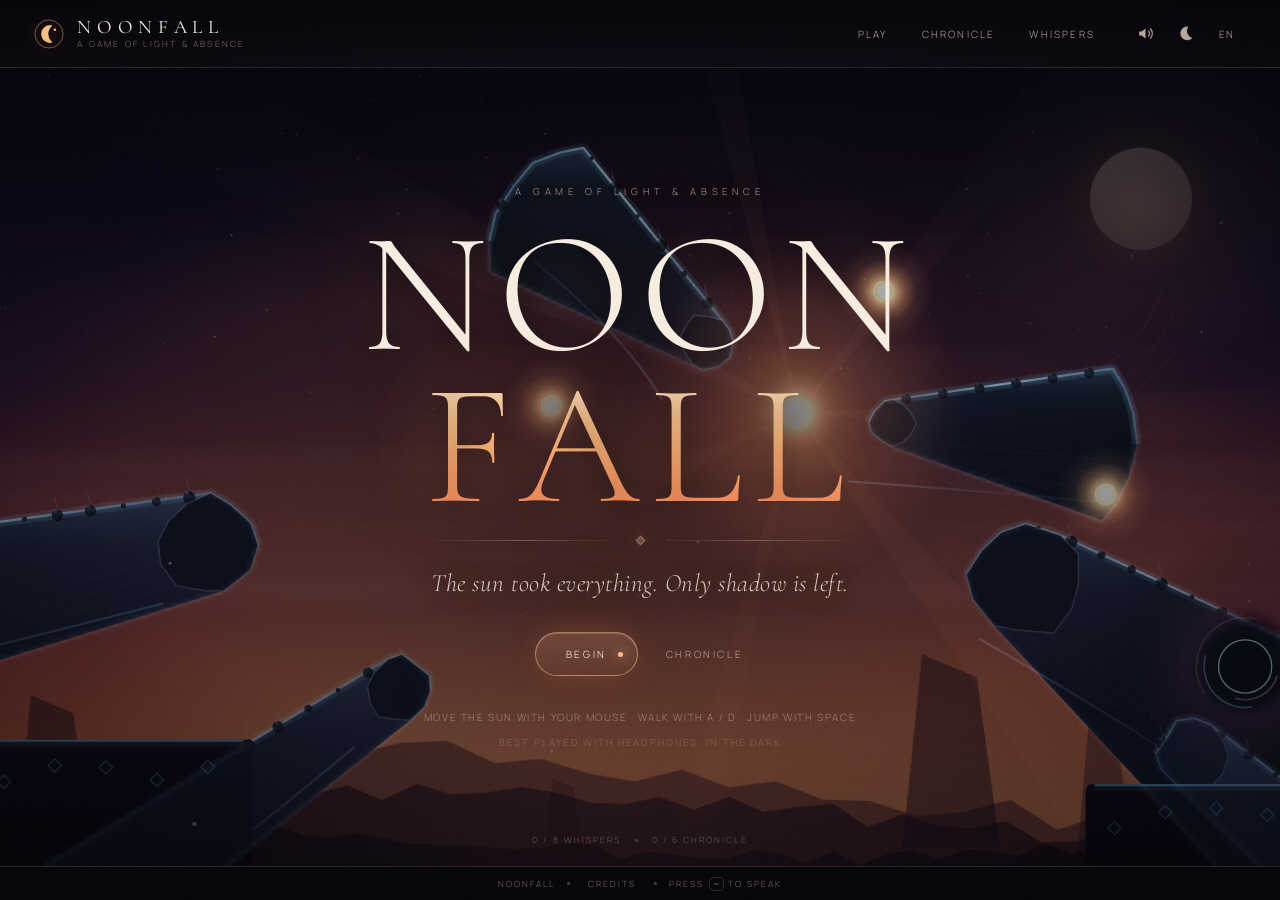
<file: index.html>
<!DOCTYPE html>
<html lang="en" data-theme="dusk">
<head>
<meta charset="utf-8" />
<meta name="viewport" content="width=device-width, initial-scale=1, viewport-fit=cover, maximum-scale=1" />
<title>NOONFALL — a game of light &amp; absence</title>
<meta name="description" content="NOONFALL is a hand-built browser game about a shade-creature who moves the sun. Where light falls, the world is erased. Walk on your own shadow. Find the whispers." />
<meta name="theme-color" content="#07060c" />
<meta name="author" content="Ajeet Kushwaha" />
<meta property="og:title" content="NOONFALL — a game of light &amp; absence" />
<meta property="og:description" content="The sun took everything. Only shadow is left. A single-screen puzzle-platformer with a sun you can move." />
<meta property="og:type" content="website" />
<meta property="og:url" content="https://ajeet-iitk.github.io/noonfall/" />
<meta property="og:image" content="https://ajeet-iitk.github.io/noonfall/assets/img/shot-title.jpg" />
<meta name="twitter:card" content="summary_large_image" />
<meta name="twitter:title" content="NOONFALL — a game of light &amp; absence" />
<meta name="twitter:description" content="Move the sun. Walk on your own shadow. Find the whispers." />
<meta name="twitter:image" content="https://ajeet-iitk.github.io/noonfall/assets/img/shot-title.jpg" />
<link rel="icon" href="favicon.svg" type="image/svg+xml" />
<link rel="apple-touch-icon" href="favicon.svg" />
<link rel="preconnect" href="https://fonts.googleapis.com" />
<link rel="preconnect" href="https://fonts.gstatic.com" crossorigin />
<link href="https://fonts.googleapis.com/css2?family=Cormorant+Garamond:ital,wght@0,300;0,400;0,500;1,300&family=Manrope:wght@200..700&display=swap" rel="stylesheet" />
<link rel="stylesheet" href="assets/css/style.css" />
</head>
<body>
<div id="app">

  <header id="topbar">
    <button class="brand" id="brand" aria-label="NOONFALL">
      <svg class="sigil" viewBox="0 0 40 40" aria-hidden="true">
        <circle cx="20" cy="20" r="17.5" fill="none" stroke="currentColor" stroke-width="1" opacity=".55"/>
        <path d="M24.5 9.5a11 11 0 1 0 0 21 13 13 0 0 1 0-21z" fill="currentColor"/>
        <circle cx="27.4" cy="14.6" r="1.5" fill="currentColor" class="sigil-dot"/>
      </svg>
      <span class="brand-text">
        <span class="brand-name">NOONFALL</span>
        <span class="brand-sub" data-i18n="title.kicker">a game of light &amp; absence</span>
      </span>
    </button>

    <nav class="nav" id="nav">
      <button class="navlink" data-nav="play" data-i18n="nav.play">Play</button>
      <button class="navlink" data-nav="chronicle" data-i18n="nav.chronicle">Chronicle</button>
      <button class="navlink" data-nav="whispers" data-i18n="nav.whispers">Whispers</button>
    </nav>

    <div class="tools">
      <button class="iconbtn" id="btn-sound" aria-label="sound" title="sound">
        <svg viewBox="0 0 24 24" class="ic ic-sound" aria-hidden="true"><path d="M4 9.5h3.2L12 5.6v12.8L7.2 14.5H4z" fill="currentColor"/><path d="M15.5 8.6a5 5 0 0 1 0 6.8M18.2 6a8.6 8.6 0 0 1 0 12" fill="none" stroke="currentColor" stroke-width="1.4" stroke-linecap="round"/></svg>
        <svg viewBox="0 0 24 24" class="ic ic-mute" aria-hidden="true"><path d="M4 9.5h3.2L12 5.6v12.8L7.2 14.5H4z" fill="currentColor"/><path d="M16 9l5 6M21 9l-5 6" stroke="currentColor" stroke-width="1.5" stroke-linecap="round"/></svg>
      </button>
      <button class="iconbtn" id="btn-theme" aria-label="theme" title="theme">
        <svg viewBox="0 0 24 24" class="ic ic-moon" aria-hidden="true"><path d="M15.6 3.4a8.6 8.6 0 1 0 5 14.2A9.2 9.2 0 0 1 15.6 3.4z" fill="currentColor"/></svg>
        <svg viewBox="0 0 24 24" class="ic ic-sun" aria-hidden="true"><circle cx="12" cy="12" r="4.4" fill="currentColor"/><g stroke="currentColor" stroke-width="1.4" stroke-linecap="round"><path d="M12 2.6v2.2M12 19.2v2.2M2.6 12h2.2M19.2 12h2.2M5.2 5.2l1.6 1.6M17.2 17.2l1.6 1.6M18.8 5.2l-1.6 1.6M6.8 17.2l-1.6 1.6"/></g></svg>
      </button>
      <button class="langbtn" id="btn-lang" aria-label="language"><span id="lang-label">EN</span></button>
      <button class="iconbtn menu-only" id="btn-burger" aria-label="menu">
        <svg viewBox="0 0 24 24" class="ic" aria-hidden="true"><g stroke="currentColor" stroke-width="1.5" stroke-linecap="round"><path d="M4 8h16M4 12h16M4 16h16"/></g></svg>
      </button>
    </div>
  </header>

  <main id="stage-wrap">
    <canvas id="stage" aria-label="NOONFALL game canvas"></canvas>

    <!-- HUD -->
    <div id="hud" class="hidden">
      <div class="hud-left">
        <span class="hud-index" id="hud-index">01</span>
        <span class="hud-rule"></span>
        <span class="hud-name" id="hud-name">Wake</span>
      </div>
      <div class="hud-right">
        <div class="ink-meter" id="ink-meter" title="ink">
          <span class="ink-dot"></span><span class="ink-dot"></span><span class="ink-dot"></span>
          <span class="ink-count" id="ink-count">0/3</span>
        </div>
        <button class="hudbtn" id="btn-restart" aria-label="restart">
          <svg viewBox="0 0 24 24" aria-hidden="true"><path d="M5 8a8 8 0 1 1-1 7" fill="none" stroke="currentColor" stroke-width="1.5" stroke-linecap="round"/><path d="M4 4v5h5" fill="none" stroke="currentColor" stroke-width="1.5" stroke-linecap="round"/></svg>
        </button>
        <button class="hudbtn" id="btn-pause" aria-label="pause">
          <svg viewBox="0 0 24 24" aria-hidden="true"><path d="M9 5v14M15 5v14" stroke="currentColor" stroke-width="1.8" stroke-linecap="round"/></svg>
        </button>
      </div>
      <div class="hud-hint" id="hud-hint"></div>
      <div class="hud-time" id="hud-time">00:00</div>
    </div>

    <!-- touch controls -->
    <div id="touchbar">
      <div class="tpad">
        <button class="tbtn" data-touch="left" aria-label="left">◀</button>
        <button class="tbtn" data-touch="right" aria-label="right">▶</button>
      </div>
      <div class="tsun" data-i18n="touch">drag to move the sun</div>
      <button class="tbtn tjump" data-touch="jump" aria-label="jump">▲</button>
    </div>

    <!-- TITLE -->
    <section class="screen" id="screen-title">
      <div class="title-inner">
        <p class="kicker" data-i18n="title.kicker">a game of light &amp; absence</p>
        <h1 class="title">
          <span class="title-word">NOON<span class="title-fall">FALL</span></span>
        </h1>
        <div class="title-rule"><span></span><i></i><span></span></div>
        <p class="tagline" data-i18n="title.tagline">The sun took everything. Only shadow is left.</p>
        <div class="title-actions">
          <button class="btn primary" id="btn-begin"><span data-i18n="title.play">Begin</span><i class="btn-spark"></i></button>
          <button class="linkbtn" data-nav="chronicle" data-i18n="nav.chronicle">Chronicle</button>
        </div>
        <p class="controls" data-i18n="title.hint">move the sun with your mouse · walk with A / D · jump with space</p>
        <p class="tiny" data-i18n="title.tiny">best played with headphones, in the dark</p>
      </div>
      <div class="title-foot">
        <span id="whisper-tally">0 / 8 whispers</span>
        <span class="dot"></span>
        <span id="title-progress">0 / 6 wakings</span>
      </div>
    </section>

    <!-- PAUSE -->
    <section class="screen dim" id="screen-pause">
      <div class="panel small">
        <p class="panel-kicker" data-i18n="pause.title">Paused</p>
        <h2 class="panel-title" id="pause-name">Wake</h2>
        <div class="stack">
          <button class="btn primary" id="btn-resume" data-i18n="pause.resume">Resume</button>
          <button class="btn" id="btn-relevel" data-i18n="pause.restart">Restart level</button>
          <button class="btn ghost" id="btn-tomenu" data-i18n="pause.menu">Menu</button>
        </div>
        <div class="mixrow">
          <label class="mix">
            <span data-i18n="common.music">Music</span>
            <input id="music-vol" type="range" min="0" max="1" step="0.05" value="0.5" aria-label="music volume" />
          </label>
          <button class="mixtoggle" id="btn-music" data-i18n="common.on">on</button>
        </div>
      </div>
    </section>

    <!-- WIN -->
    <section class="screen dim" id="screen-win">
      <div class="panel">
        <p class="panel-kicker" id="win-kicker">Wake</p>
        <h2 class="panel-title" data-i18n="win.title">the shade holds</h2>
        <div class="win-stats">
          <div><span class="stat-label" data-i18n="win.inkSome">ink gathered</span><b id="win-ink">2/3</b></div>
          <div><span class="stat-label" data-i18n="chronicle.time">time</span><b id="win-time">00:42</b></div>
          <div><span class="stat-label" data-i18n="chronicle.deaths">falls</span><b id="win-deaths">0</b></div>
        </div>
        <p class="win-whisper" id="win-whisper"></p>
        <div class="row">
          <button class="btn primary" id="btn-next" data-i18n="win.next">Next waking</button>
          <button class="btn" id="btn-again" data-i18n="win.again">Again</button>
        </div>
      </div>
    </section>

    <!-- END -->
    <section class="screen dim" id="screen-end">
      <div class="panel wide endpanel">
        <p class="panel-kicker">NOONFALL</p>
        <h2 class="panel-title big" data-i18n="end.title">The world remembers colour.</h2>
        <p class="endbody" data-i18n="end.body"></p>
        <div class="row">
          <button class="btn primary" id="btn-endagain" data-i18n="end.again">Wake again</button>
          <button class="btn" id="btn-endwhisper" data-i18n="end.whispers">Read the whispers</button>
        </div>
      </div>
    </section>

    <!-- CHRONICLE -->
    <section class="modal" id="modal-chronicle">
      <div class="modal-head">
        <div>
          <p class="panel-kicker" data-i18n="chronicle.title">Chronicle</p>
          <p class="modal-sub" data-i18n="chronicle.sub">Six wakings.</p>
        </div>
        <button class="closebtn" data-close="chronicle" aria-label="close">×</button>
      </div>
      <div class="chronicle-grid" id="chronicle-grid"></div>
    </section>

    <!-- WHISPERS -->
    <section class="modal" id="modal-whispers">
      <div class="modal-head">
        <div>
          <p class="panel-kicker" data-i18n="whispers.title">Whispers</p>
          <p class="modal-sub" data-i18n="whispers.sub">Things the world told you.</p>
        </div>
        <button class="closebtn" data-close="whispers" aria-label="close">×</button>
      </div>
      <div class="whisper-list" id="whisper-list"></div>
    </section>

    <!-- CREDITS -->
    <section class="modal" id="modal-credits">
      <div class="modal-head">
        <div>
          <p class="panel-kicker" data-i18n="credits.title">Credits</p>
          <p class="modal-sub" data-i18n="credits.role">one person, one canvas, no assets</p>
        </div>
        <button class="closebtn" data-close="credits" aria-label="close">×</button>
      </div>
      <div class="credits-body">
        <p class="credit-line"><span data-i18n="credits.madeBy">made by</span> <button class="author" id="author-sigil">Ajeet Kushwaha</button></p>
        <p class="credit-small" data-i18n="credits.tech">hand-written canvas engine · procedural audio · zero dependencies</p>
        <p class="credit-secret" data-i18n="credits.secret">everything you hear is arithmetic</p>
        <div class="credit-grid">
          <div><span data-i18n="credits.fWorld">world</span><b data-i18n="credits.vWorld">one screen · eight doors</b></div>
          <div><span data-i18n="credits.fEngine">engine</span><b data-i18n="credits.vEngine">canvas 2d, written by hand</b></div>
          <div><span data-i18n="credits.fSound">sound</span><b data-i18n="credits.vSound">oscillators, noise, arithmetic</b></div>
          <div><span data-i18n="credits.fAssets">assets</span><b data-i18n="credits.vAssets">none — only code</b></div>
        </div>
        <p class="credit-dedication" data-i18n="credits.dedication">for anyone who ever felt safer in the shade</p>
        <p class="credit-source"><a href="https://github.com/Ajeet-iitk/noonfall" target="_blank" rel="noopener">source · github ↗</a></p>
        <div class="credit-extra" id="credit-extra"></div>
      </div>
    </section>

    <div id="toasts"></div>

    <!-- hidden console -->
    <div id="console" class="hidden">
      <span class="c-prompt">&gt;</span>
      <input id="console-in" autocomplete="off" spellcheck="false" aria-label="console" />
      <span class="c-hint" data-i18n="consoleHint">help</span>
    </div>

    <div id="curtain"></div>
  </main>

  <footer id="footbar">
    <span class="foot-item">NOONFALL</span>
    <span class="foot-dot"></span>
    <button class="foot-link" data-nav="credits" data-i18n="nav.credits">Credits</button>
    <span class="foot-dot"></span>
    <span class="foot-item" id="foot-hint">press <kbd>~</kbd> to speak</span>
  </footer>

</div>

<script src="assets/js/util.js"></script>
<script src="assets/js/audio.js"></script>
<script src="assets/js/levels.js"></script>
<script src="assets/js/i18n.js"></script>
<script src="assets/js/engine.js"></script>
<script src="assets/js/ui.js"></script>
<script src="assets/js/main.js"></script>
</body>
</html>
</file>
<file: assets/css/style.css>
/* ==========================================================================
   NOONFALL
   ========================================================================== */

:root{
  --ease: cubic-bezier(.22,.61,.36,1);
  --font-display: "Cormorant Garamond", "Iowan Old Style", Palatino, Georgia, serif;
  --font-ui: "Manrope", ui-sans-serif, system-ui, -apple-system, "Segoe UI", sans-serif;
}
:root[data-theme="dusk"]{
  --bg:#07060c;
  --bg2:#100b16;
  --ink:#f6ece0;
  --muted:#b7a49a;
  --faint:#7c6b66;
  --accent:#ffbd80;
  --accent2:#ff8a58;
  --cool:#93e7ff;
  --line:rgba(255,226,200,.14);
  --line-strong:rgba(255,226,200,.28);
  --panel:rgba(15,11,20,.78);
  --panel-solid:#100c16;
  --glow:rgba(255,150,90,.30);
  --shadow:rgba(0,0,0,.75);
  --canvas-bg:#120a14;
}
:root[data-theme="moon"]{
  --bg:#03060d;
  --bg2:#061020;
  --ink:#eaf5ff;
  --muted:#9db2c4;
  --faint:#63788a;
  --accent:#c9f2ff;
  --accent2:#6fd2ea;
  --cool:#a6f3ff;
  --line:rgba(190,230,255,.14);
  --line-strong:rgba(190,230,255,.30);
  --panel:rgba(8,14,25,.78);
  --panel-solid:#081020;
  --glow:rgba(90,200,230,.28);
  --shadow:rgba(0,0,0,.8);
  --canvas-bg:#06101c;
}

*,*::before,*::after{ box-sizing:border-box; }
html,body{ height:100%; }
html{ background:var(--bg); }
body{
  margin:0;
  overflow:hidden;
  background:
    radial-gradient(120% 90% at 50% 0%, var(--bg2), var(--bg) 62%),
    var(--bg);
  color:var(--ink);
  font-family:var(--font-ui);
  font-weight:300;
  -webkit-font-smoothing:antialiased;
  text-rendering:optimizeLegibility;
  transition:background-color .8s var(--ease), color .5s var(--ease);
}
button{ font:inherit; color:inherit; background:none; border:0; cursor:pointer; }
button:focus-visible, input:focus-visible{ outline:1px solid var(--accent); outline-offset:3px; }
::selection{ background:rgba(255,180,120,.25); }

#app{
  position:relative;
  display:flex;
  flex-direction:column;
  height:100dvh;
  min-height:0;
  isolation:isolate;
}
#app::after{ /* film grain */
  content:"";
  position:absolute; inset:0;
  pointer-events:none;
  z-index:60;
  opacity:.05;
  mix-blend-mode:overlay;
  background-image:url("data:image/svg+xml,%3Csvg xmlns='http://www.w3.org/2000/svg' width='140' height='140'%3E%3Cfilter id='n'%3E%3CfeTurbulence type='fractalNoise' baseFrequency='.85' numOctaves='3' stitchTiles='stitch'/%3E%3C/filter%3E%3Crect width='140' height='140' filter='url(%23n)' opacity='.8'/%3E%3C/svg%3E");
}

/* ---------------------------------------------------------------- topbar */
#topbar{
  position:relative;
  z-index:30;
  display:flex;
  align-items:center;
  gap:18px;
  height:68px;
  padding:0 clamp(14px,2.6vw,38px);
  border-bottom:1px solid var(--line);
  background:linear-gradient(180deg, rgba(6,5,10,.9), rgba(6,5,10,.35));
  backdrop-filter:blur(6px);
  flex:0 0 auto;
}
.brand{
  display:flex; align-items:center; gap:12px;
  padding:4px 6px 4px 0;
  color:var(--ink);
  text-align:left;
}
.sigil{ width:32px; height:32px; color:var(--accent); filter:drop-shadow(0 0 10px var(--glow)); transition:transform .9s var(--ease); }
.brand:hover .sigil{ transform:rotate(-16deg); }
.sigil-dot{ animation:twinkle 4.5s ease-in-out infinite; transform-origin:center; }
@keyframes twinkle{ 0%,100%{opacity:.4} 50%{opacity:1} }
.brand-text{ display:flex; flex-direction:column; gap:2px; }
.brand-name{
  font-family:var(--font-display);
  font-size:19px; letter-spacing:.30em; font-weight:400; line-height:1;
}
.brand-sub{
  font-size:8.5px; letter-spacing:.26em; text-transform:uppercase;
  color:var(--faint); white-space:nowrap;
}
.nav{ display:flex; gap:6px; margin-left:auto; }
.navlink{
  position:relative;
  padding:9px 14px;
  font-size:10px; letter-spacing:.22em; text-transform:uppercase;
  color:var(--muted);
  transition:color .35s var(--ease);
}
.navlink::after{
  content:""; position:absolute; left:14px; right:14px; bottom:4px; height:1px;
  background:var(--accent); transform:scaleX(0); transform-origin:left;
  transition:transform .45s var(--ease);
  opacity:.8;
}
.navlink:hover{ color:var(--ink); }
.navlink:hover::after{ transform:scaleX(1); }
.navlink.is-active{ color:var(--accent); }
.navlink.is-active::after{ transform:scaleX(1); opacity:.45; }

.tools{ display:flex; align-items:center; gap:2px; }
.iconbtn,.langbtn{
  display:grid; place-items:center;
  width:38px; height:38px; border-radius:999px;
  color:var(--muted);
  transition:color .3s var(--ease), background .3s var(--ease), transform .3s var(--ease);
}
.iconbtn:hover,.langbtn:hover{ color:var(--ink); background:rgba(255,255,255,.05); }
.iconbtn:active{ transform:scale(.94); }
.ic{ width:19px; height:19px; }
.ic-mute{ display:none; }
.muted .ic-sound{ display:none; }
.muted .ic-mute{ display:block; }
.ic-sun{ display:none; }
[data-theme="moon"] .ic-sun{ display:none; }
[data-theme="moon"] .ic-moon{ display:none; }
[data-theme="dusk"] .ic-sun{ display:none; }
[data-theme="dusk"] .ic-moon{ display:block; }
[data-theme="moon"] .ic-sun{ display:block; }
.langbtn{ width:auto; padding:0 11px; font-size:10px; letter-spacing:.14em; border:1px solid transparent; }
.langbtn:hover{ border-color:var(--line); }
.menu-only{ display:none; }

/* ---------------------------------------------------------------- stage */
#stage-wrap{
  position:relative;
  flex:1 1 auto;
  min-height:0;
  overflow:hidden;
  background:var(--canvas-bg);
}
#stage{
  position:absolute; inset:0;
  width:100%; height:100%;
  display:block;
  cursor:none;
  touch-action:none;
}
body.ui-mode #stage{ cursor:default; }

/* ---------------------------------------------------------------- HUD */
#hud{
  position:absolute; inset:0;
  pointer-events:none;
  z-index:12;
  transition:opacity .5s var(--ease);
  font-family:var(--font-ui);
}
#hud.hidden{ opacity:0; }
.hud-left{
  position:absolute; top:20px; left:24px;
  display:flex; align-items:center; gap:12px;
  text-shadow:0 2px 18px rgba(0,0,0,.8);
}
.hud-index{
  font-size:10px; letter-spacing:.24em; color:var(--accent);
  border:1px solid var(--line-strong); border-radius:999px; padding:5px 9px;
  background:rgba(5,4,10,.35); backdrop-filter:blur(4px);
}
.hud-rule{ width:26px; height:1px; background:var(--line-strong); }
.hud-name{
  font-family:var(--font-display); font-size:20px; letter-spacing:.12em;
  color:var(--ink);
}
.hud-right{
  position:absolute; top:18px; right:20px;
  display:flex; align-items:center; gap:10px;
  pointer-events:auto;
}
.ink-meter{
  display:flex; align-items:center; gap:6px;
  padding:7px 12px; border-radius:999px;
  border:1px solid var(--line);
  background:rgba(6,5,10,.42); backdrop-filter:blur(6px);
}
.ink-dot{
  width:7px; height:7px; border-radius:50%;
  border:1px solid rgba(255,220,180,.55);
  transition:all .45s var(--ease);
}
.ink-dot.on{
  background:var(--accent);
  box-shadow:0 0 12px rgba(255,180,110,.9), 0 0 3px #fff inset;
  border-color:transparent;
  transform:scale(1.15);
}
.ink-count{ font-size:9.5px; letter-spacing:.16em; color:var(--muted); margin-left:4px; }
.hudbtn{
  display:grid; place-items:center;
  width:36px; height:36px; border-radius:999px;
  border:1px solid var(--line);
  background:rgba(6,5,10,.42); backdrop-filter:blur(6px);
  color:var(--muted);
  transition:color .3s, border-color .3s, transform .2s;
}
.hudbtn svg{ width:16px; height:16px; }
.hudbtn:hover{ color:var(--ink); border-color:var(--line-strong); }
.hudbtn:active{ transform:scale(.93); }
.hud-hint{
  position:absolute; left:50%; bottom:30px; transform:translateX(-50%) translateY(6px);
  max-width:min(620px,86vw);
  text-align:center;
  font-size:12.5px; line-height:1.7; letter-spacing:.02em;
  color:rgba(250,236,222,.86);
  text-shadow:0 2px 22px rgba(0,0,0,.9), 0 0 40px rgba(0,0,0,.7);
  opacity:0; transition:opacity 1.2s var(--ease), transform 1.2s var(--ease);
}
.hud-hint.show{ opacity:1; transform:translateX(-50%) translateY(0); }
.hud-time{
  position:absolute; left:26px; bottom:22px;
  font-size:9.5px; letter-spacing:.22em; color:rgba(255,235,215,.4);
  font-variant-numeric:tabular-nums;
}

/* ---------------------------------------------------------------- touch */
#touchbar{ display:none; }
body.is-touch:not(.playing) #touchbar{ display:none; }
body.is-touch #touchbar{
  position:absolute; left:0; right:0; bottom:0;
  z-index:14;
  display:flex; align-items:flex-end; justify-content:space-between;
  padding:0 16px calc(14px + env(safe-area-inset-bottom));
  pointer-events:none;
}
.tpad{ display:flex; gap:10px; pointer-events:auto; }
.tbtn{
  width:58px; height:58px; border-radius:50%;
  border:1px solid var(--line-strong);
  background:rgba(8,6,14,.5);
  backdrop-filter:blur(10px);
  color:var(--ink);
  font-size:15px;
  display:grid; place-items:center;
  user-select:none; -webkit-user-select:none; touch-action:none;
  transition:transform .12s, background .2s;
}
.tbtn:active{ transform:scale(.93); background:rgba(255,180,120,.18); }
.tjump{ width:70px; height:70px; pointer-events:auto; }
.tsun{
  position:absolute; left:50%; bottom:26px; transform:translateX(-50%);
  font-size:9px; letter-spacing:.2em; text-transform:uppercase;
  color:rgba(255,235,215,.4); white-space:nowrap;
}

/* ---------------------------------------------------------------- screens */
.screen{
  position:absolute; inset:0;
  z-index:18;
  display:grid; place-items:center;
  padding:24px;
  opacity:1;
  transition:opacity .8s var(--ease), visibility .8s;
}
.screen.hidden{ opacity:0; visibility:hidden; pointer-events:none; }
.screen.dim{ background:radial-gradient(ellipse at 50% 50%, rgba(5,4,10,.55), rgba(5,4,10,.88)); backdrop-filter:blur(6px); }
.screen#screen-title{
  background:
    radial-gradient(ellipse 60% 50% at 50% 52%, rgba(6,5,12,.62), rgba(6,5,12,.18) 70%),
    linear-gradient(180deg, rgba(6,5,12,.55) 0%, rgba(6,5,12,0) 30%, rgba(6,5,12,.55) 100%);
}
.title-inner{
  display:flex; flex-direction:column; align-items:center;
  text-align:center;
  max-width:840px;
  animation:riseIn 1.4s var(--ease) both;
}
@keyframes riseIn{ from{ opacity:0; transform:translateY(18px);} to{ opacity:1; transform:none;} }
.kicker{
  margin:0 0 26px;
  font-size:9.5px; letter-spacing:.52em; text-transform:uppercase;
  color:rgba(255,225,200,.66);
  text-shadow:0 2px 20px rgba(0,0,0,.8);
}
.title{ margin:0; font-weight:300; line-height:.82; }
.title-word{
  display:block;
  font-family:var(--font-display);
  font-size:clamp(64px,13.5vw,196px);
  letter-spacing:.06em;
  color:var(--ink);
  text-shadow:0 0 90px rgba(255,150,90,.28), 0 0 30px rgba(0,0,0,.5);
}
.title-fall{
  display:inline-block;
  background:linear-gradient(180deg, #ffe6c6 0%, var(--accent) 42%, var(--accent2) 100%);
  -webkit-background-clip:text; background-clip:text; color:transparent;
  transform:translateY(.055em);
  filter:drop-shadow(0 0 40px rgba(255,140,80,.35));
}
.title-rule{
  display:flex; align-items:center; gap:16px;
  width:min(430px,72vw); margin:30px 0 24px;
  color:var(--accent);
}
.title-rule span{ flex:1; height:1px; background:linear-gradient(90deg, transparent, var(--line-strong), transparent); }
.title-rule i{ width:7px; height:7px; transform:rotate(45deg); border:1px solid var(--line-strong); background:rgba(255,190,130,.25); box-shadow:0 0 14px var(--glow); }
.tagline{
  margin:0 0 34px;
  font-family:var(--font-display);
  font-style:italic;
  font-size:clamp(17px,2.2vw,25px);
  letter-spacing:.02em;
  color:rgba(248,236,224,.82);
  text-shadow:0 2px 24px rgba(0,0,0,.8);
}
.title-actions{ display:flex; align-items:center; gap:26px; flex-wrap:wrap; justify-content:center; }
.controls{
  margin:34px 0 0; font-size:10px; letter-spacing:.16em;
  text-transform:uppercase; color:rgba(255,235,215,.42);
}
.tiny{ margin:12px 0 0; font-size:9.5px; letter-spacing:.22em; text-transform:uppercase; color:rgba(255,235,215,.24); }
.title-foot{
  position:absolute; left:0; right:0; bottom:20px;
  display:flex; align-items:center; justify-content:center; gap:14px;
  font-size:8.5px; letter-spacing:.24em; text-transform:uppercase;
  color:rgba(255,235,215,.32);
}
.title-foot .dot, .foot-dot{ width:3px; height:3px; border-radius:50%; background:currentColor; opacity:.6; }

/* buttons */
.btn{
  position:relative;
  padding:14px 30px;
  border-radius:999px;
  border:1px solid var(--line-strong);
  background:rgba(255,255,255,.02);
  color:var(--ink);
  font-size:10px; letter-spacing:.26em; text-transform:uppercase;
  overflow:hidden;
  transition:transform .3s var(--ease), border-color .3s, background .3s, box-shadow .4s, color .3s;
}
.btn:hover{ transform:translateY(-2px); border-color:rgba(255,200,150,.55); background:rgba(255,190,130,.06); }
.btn:active{ transform:translateY(0) scale(.985); }
.btn.primary{
  border-color:rgba(255,196,140,.5);
  background:linear-gradient(180deg, rgba(255,200,150,.18), rgba(255,140,90,.07));
  box-shadow:0 0 34px -8px var(--glow), inset 0 1px 0 rgba(255,240,220,.18);
  color:#fff6ea;
}
.btn.primary::after{
  content:""; position:absolute; inset:0;
  background:linear-gradient(100deg, transparent 30%, rgba(255,255,255,.22) 48%, transparent 62%);
  transform:translateX(-130%);
  transition:transform .9s var(--ease);
}
.btn.primary:hover::after{ transform:translateX(130%); }
.btn.ghost{ border-color:transparent; color:var(--muted); }
.btn.ghost:hover{ color:var(--ink); border-color:var(--line); background:rgba(255,255,255,.03); }
.btn-spark{
  position:absolute; right:14px; top:50%; width:5px; height:5px; margin-top:-2.5px;
  border-radius:50%; background:var(--accent);
  box-shadow:0 0 12px var(--accent);
  animation:spark 3.2s ease-in-out infinite;
}
@keyframes spark{ 0%,100%{opacity:.25; transform:scale(.7)} 50%{opacity:1; transform:scale(1.15)} }
.linkbtn{
  font-size:10px; letter-spacing:.26em; text-transform:uppercase;
  color:var(--muted); padding:8px 2px;
  border-bottom:1px solid transparent;
  transition:color .3s, border-color .3s;
}
.linkbtn:hover{ color:var(--accent); border-color:var(--line-strong); }

/* panels */
.panel{
  position:relative;
  width:min(520px,92vw);
  padding:clamp(28px,4vw,44px);
  border-radius:20px;
  border:1px solid var(--line);
  background:linear-gradient(180deg, rgba(255,255,255,.045), rgba(255,255,255,0) 26%), var(--panel);
  backdrop-filter:blur(26px) saturate(1.15);
  box-shadow:0 40px 120px -30px var(--shadow), inset 0 1px 0 rgba(255,245,230,.08);
  text-align:center;
  animation:panelIn .7s var(--ease) both;
}
@keyframes panelIn{ from{opacity:0; transform:translateY(14px) scale(.985)} to{opacity:1; transform:none} }
.panel.small{ width:min(380px,92vw); }
.panel.wide{ width:min(680px,94vw); }
.panel-kicker{
  margin:0 0 12px;
  font-size:9px; letter-spacing:.42em; text-transform:uppercase;
  color:var(--faint);
}
.panel-title{
  margin:0 0 26px;
  font-family:var(--font-display); font-weight:300;
  font-size:clamp(28px,4.4vw,40px);
  letter-spacing:.02em;
  color:var(--ink);
}
.panel-title.big{ font-size:clamp(30px,4.6vw,48px); line-height:1.1; }
.stack{ display:flex; flex-direction:column; gap:10px; align-items:stretch; }
.row{ display:flex; gap:12px; justify-content:center; flex-wrap:wrap; }
.win-stats{
  display:grid; grid-template-columns:repeat(3,1fr);
  margin:0 0 22px; padding:18px 0;
  border-top:1px solid var(--line); border-bottom:1px solid var(--line);
}
.win-stats > div{ display:flex; flex-direction:column; gap:7px; border-right:1px solid var(--line); }
.win-stats > div:last-child{ border-right:0; }
.stat-label{ font-size:8.5px; letter-spacing:.22em; text-transform:uppercase; color:var(--faint); }
.win-stats b{ font-family:var(--font-display); font-weight:400; font-size:22px; color:var(--accent); }
.win-whisper{
  min-height:0; margin:0 0 20px;
  font-family:var(--font-display); font-style:italic; font-size:16px; line-height:1.6;
  color:var(--accent);
}
.endbody{
  margin:0 0 30px; font-family:var(--font-display);
  font-size:clamp(16px,2vw,20px); line-height:1.75; color:rgba(246,236,224,.78);
}
.mixrow{
  display:flex; align-items:center; gap:14px;
  margin-top:26px; padding-top:18px;
  border-top:1px solid var(--line);
}
.mix{ display:flex; align-items:center; gap:10px; flex:1; }
.mix span{ font-size:8.5px; letter-spacing:.22em; text-transform:uppercase; color:var(--faint); white-space:nowrap; }
input[type="range"]{
  -webkit-appearance:none; appearance:none;
  flex:1; height:2px; border-radius:2px;
  background:linear-gradient(90deg, var(--accent), rgba(255,255,255,.12));
  outline:none; cursor:pointer;
}
input[type="range"]::-webkit-slider-thumb{
  -webkit-appearance:none; width:12px; height:12px; border-radius:50%;
  background:var(--ink); border:1px solid rgba(255,190,130,.6);
  box-shadow:0 0 14px var(--glow);
}
input[type="range"]::-moz-range-thumb{
  width:12px; height:12px; border-radius:50%; border:0;
  background:var(--ink); box-shadow:0 0 14px var(--glow);
}
.mixtoggle{
  padding:6px 12px; border-radius:999px;
  border:1px solid var(--line); color:var(--muted);
  font-size:8.5px; letter-spacing:.2em; text-transform:uppercase;
  transition:all .3s var(--ease);
}
.mixtoggle:hover{ color:var(--ink); border-color:var(--line-strong); }
.mixtoggle.off{ opacity:.45; }

/* ---------------------------------------------------------------- modals */.modal{
  position:absolute; inset:0;
  z-index:40;
  display:block;
  padding:clamp(20px,4vw,54px);
  padding-top:clamp(60px,9vh,110px);
  overflow-y:auto;
  background:rgba(4,3,8,.72);
  backdrop-filter:blur(18px) saturate(1.1);
  opacity:0; visibility:hidden;
  transition:opacity .5s var(--ease), visibility .5s;
}
.modal.open{ opacity:1; visibility:visible; }
.modal::-webkit-scrollbar{ width:8px; }
.modal::-webkit-scrollbar-thumb{ background:var(--line-strong); border-radius:99px; }
.modal-head{
  display:flex; align-items:flex-start; justify-content:space-between;
  gap:20px;
  max-width:1080px; margin:0 auto 30px;
  animation:panelIn .7s var(--ease) both;
}
.modal-sub{ margin:6px 0 0; font-family:var(--font-display); font-style:italic; font-size:16px; color:var(--muted); }
.closebtn{
  width:42px; height:42px; border-radius:50%;
  border:1px solid var(--line);
  font-size:22px; line-height:1; color:var(--muted);
  display:grid; place-items:center;
  transition:all .3s var(--ease);
}
.closebtn:hover{ color:var(--ink); transform:rotate(90deg); border-color:var(--line-strong); }

.chronicle-grid{
  display:grid; gap:14px;
  grid-template-columns:repeat(auto-fill,minmax(238px,1fr));
  max-width:1080px; margin:0 auto;
}
.lvlcard{
  position:relative;
  display:flex; flex-direction:column;
  min-height:186px;
  padding:18px;
  border-radius:16px;
  border:1px solid var(--line);
  background:linear-gradient(165deg, rgba(255,255,255,.04), rgba(255,255,255,0) 40%), var(--panel-solid);
  text-align:left;
  overflow:hidden;
  transition:transform .45s var(--ease), border-color .35s, box-shadow .45s;
  animation:panelIn .6s var(--ease) both;
}
.lvlcard::before{
  content:""; position:absolute; inset:0;
  background:radial-gradient(120% 80% at 20% 0%, var(--cardglow, rgba(255,170,110,.18)), transparent 60%);
  opacity:.9; pointer-events:none;
}
.lvlcard:hover{ transform:translateY(-4px); border-color:var(--line-strong); box-shadow:0 24px 60px -30px rgba(0,0,0,.9); }
.lvlcard.locked{ filter:grayscale(.7); opacity:.55; }
.lvlcard.secret{ border-style:dashed; }
.lvl-top{ display:flex; align-items:center; justify-content:space-between; position:relative; }
.lvl-num{ font-size:9px; letter-spacing:.24em; color:var(--accent); }
.lvl-glyph{ width:22px; height:22px; color:var(--accent); opacity:.7; }
.lvl-name{
  position:relative;
  margin:16px 0 8px;
  font-family:var(--font-display); font-weight:400;
  font-size:26px; line-height:1.1; letter-spacing:.01em;
}
.lvl-tag{
  position:relative;
  margin:0 0 18px;
  font-size:11px; line-height:1.65; color:var(--muted);
  flex:1;
}
.lvl-foot{
  position:relative; display:flex; align-items:center; justify-content:space-between;
  gap:10px; font-size:9px; letter-spacing:.16em; text-transform:uppercase; color:var(--faint);
}
.lvl-enter{
  padding:7px 14px; border-radius:999px;
  border:1px solid var(--line-strong);
  color:var(--ink); font-size:8.5px; letter-spacing:.2em; text-transform:uppercase;
  transition:all .3s var(--ease);
}
.lvlcard:hover .lvl-enter{ background:rgba(255,180,120,.12); border-color:rgba(255,200,150,.5); }

.whisper-list{ display:flex; flex-direction:column; gap:10px; max-width:820px; margin:0 auto; }
.whisper{
  display:grid; grid-template-columns:44px 1fr auto; gap:16px; align-items:center;
  padding:16px 20px;
  border-radius:14px;
  border:1px solid var(--line);
  background:var(--panel);
  animation:panelIn .5s var(--ease) both;
}
.whisper.locked{ opacity:.5; }
.whisper-mark{
  width:26px; height:26px; transform:rotate(45deg);
  border:1px solid var(--line-strong);
  display:grid; place-items:center;
}
.whisper.found .whisper-mark{ border-color:rgba(255,190,130,.65); background:rgba(255,180,120,.14); box-shadow:0 0 18px -2px var(--glow); }
.whisper-mark span{ transform:rotate(-45deg); font-size:9px; color:var(--accent); letter-spacing:0; }
.whisper-text{ font-family:var(--font-display); font-size:16.5px; line-height:1.55; color:var(--ink); }
.whisper.locked .whisper-text{ font-style:italic; color:var(--muted); }
.whisper-tag{ font-size:8.5px; letter-spacing:.2em; text-transform:uppercase; color:var(--faint); }

.credits-body{ max-width:640px; margin:0 auto; text-align:center; }
.credit-line{ font-family:var(--font-display); font-size:26px; margin:20px 0 10px; }
.author{
  font-family:var(--font-display); font-size:26px; color:var(--accent);
  border-bottom:1px solid var(--line-strong); padding-bottom:2px;
  transition:color .3s, border-color .3s;
}
.author:hover{ color:#fff; border-color:var(--accent); }
.credit-small{ font-size:10.5px; letter-spacing:.16em; text-transform:uppercase; color:var(--faint); line-height:2; }
.credit-secret{
  margin-top:26px;
  font-family:var(--font-display); font-style:italic; font-size:15px; color:var(--muted);
}
.credit-extra{ margin-top:22px; font-size:11px; letter-spacing:.18em; text-transform:uppercase; color:var(--accent); min-height:18px; }
.credit-grid{
  margin:26px auto 0; max-width:560px;
  display:grid; grid-template-columns:1fr 1fr; gap:1px;
  background:var(--line); border:1px solid var(--line);
}
.credit-grid > div{
  display:flex; flex-direction:column; gap:6px;
  padding:14px 16px; background:var(--panel-solid); text-align:left;
}
.credit-grid span{ font-size:8px; letter-spacing:.28em; text-transform:uppercase; color:var(--faint); }
.credit-grid b{ font-family:var(--font-display); font-weight:400; font-size:14px; color:var(--ink); }
.credit-dedication{
  margin:24px 0 0; font-family:var(--font-display); font-style:italic;
  font-size:14.5px; color:var(--muted);
}
.credit-source{ margin:18px 0 0; }
.credit-source a{
  font-size:8.5px; letter-spacing:.28em; text-transform:uppercase;
  color:var(--faint); text-decoration:none;
  border-bottom:1px solid transparent; padding-bottom:2px;
  transition:color .3s, border-color .3s;
}
.credit-source a:hover{ color:var(--accent); border-color:var(--accent); }

/* toasts */
#toasts{
  position:absolute; left:50%; top:18px; transform:translateX(-50%);
  z-index:50;
  display:flex; flex-direction:column; gap:8px; align-items:center;
  pointer-events:none;
  width:max-content; max-width:90vw;
}
.toast{
  display:flex; align-items:center; gap:10px;
  padding:10px 18px;
  border-radius:999px;
  border:1px solid var(--line-strong);
  background:rgba(10,8,16,.82);
  backdrop-filter:blur(14px);
  font-size:10px; letter-spacing:.18em; text-transform:uppercase;
  color:var(--ink);
  box-shadow:0 18px 50px -20px rgba(0,0,0,.9);
  animation:toastIn .6s var(--ease) both, toastOut .6s var(--ease) 3.4s both;
}
.toast i{ width:5px; height:5px; border-radius:50%; background:var(--accent); box-shadow:0 0 12px var(--accent); flex:0 0 auto; }
.toast small{ color:var(--faint); letter-spacing:.1em; text-transform:none; font-size:10px; }
@keyframes toastIn{ from{opacity:0; transform:translateY(-10px) scale(.97)} to{opacity:1; transform:none} }
@keyframes toastOut{ to{opacity:0; transform:translateY(-8px)} }

/* console */
#console{
  position:absolute; left:50%; bottom:26px; transform:translateX(-50%);
  z-index:52;
  display:flex; align-items:center; gap:10px;
  width:min(520px,88vw);
  padding:12px 16px;
  border-radius:12px;
  border:1px solid var(--line-strong);
  background:rgba(6,5,12,.92);
  backdrop-filter:blur(18px);
  box-shadow:0 30px 80px -20px rgba(0,0,0,.9);
  font-family:ui-monospace, "SF Mono", Menlo, monospace;
  font-size:12px;
  transition:opacity .3s, transform .3s;
}
#console.hidden{ opacity:0; pointer-events:none; transform:translateX(-50%) translateY(8px); }
.c-prompt{ color:var(--accent); }
#console-in{
  flex:1; background:none; border:0; outline:none;
  color:var(--ink); font:inherit; caret-color:var(--accent);
}
.c-hint{ color:var(--faint); font-size:9px; letter-spacing:.06em; white-space:nowrap; }

/* curtain */
#curtain{
  position:absolute; inset:0; z-index:45;
  background:#05040a;
  opacity:0; pointer-events:none;
  transition:opacity .55s var(--ease);
}
#curtain.show{ opacity:1; pointer-events:none; }

/* footer */
#footbar{
  position:relative; z-index:30;
  display:flex; align-items:center; justify-content:center; gap:12px;
  height:34px; flex:0 0 auto;
  border-top:1px solid var(--line);
  font-size:8.5px; letter-spacing:.24em; text-transform:uppercase;
  color:var(--faint);
  background:rgba(5,4,9,.6);
}
.foot-link{ font:inherit; letter-spacing:inherit; text-transform:inherit; color:var(--faint); transition:color .3s; }
.foot-link:hover{ color:var(--accent); }
#footbar kbd{
  font-family:ui-monospace, monospace; font-size:9px;
  border:1px solid var(--line); border-radius:4px; padding:1px 4px;
  letter-spacing:0;
}

/* ---------------------------------------------------------------- responsive */
/* Devanagari needs tighter tracking than the Latin small caps */
[lang="hi"] .kicker,
[lang="hi"] .brand-sub,
[lang="hi"] .navlink,
[lang="hi"] .panel-kicker,
[lang="hi"] .hud-index,
[lang="hi"] .hud-name,
[lang="hi"] .controls,
[lang="hi"] .tiny,
[lang="hi"] .foot-item,
[lang="hi"] .foot-link,
[lang="hi"] .modal-sub,
[lang="hi"] .lvl-num,
[lang="hi"] .lvl-tag,
[lang="hi"] .whisper-tag,
[lang="hi"] .credit-grid span{ letter-spacing:.1em; }

@media (max-width:820px){
  #topbar{ height:58px; gap:8px; padding:0 12px; }
  .brand-sub{ display:none; }
  .brand-name{ font-size:16px; letter-spacing:.24em; }
  .sigil{ width:26px; height:26px; }
  .nav{
    position:absolute; top:58px; right:12px;
    flex-direction:column; gap:2px;
    padding:8px;
    border-radius:14px;
    border:1px solid var(--line);
    background:rgba(8,6,14,.95);
    backdrop-filter:blur(18px);
    box-shadow:0 24px 60px -20px rgba(0,0,0,.9);
    opacity:0; visibility:hidden; transform:translateY(-6px);
    transition:all .3s var(--ease);
    z-index:35;
  }
  .nav.open{ opacity:1; visibility:visible; transform:none; }
  .navlink{ text-align:left; }
  .navlink::after{ display:none; }
  .menu-only{ display:grid; }
  .title-inner{ max-width:100%; }
  .controls{ font-size:9px; letter-spacing:.1em; max-width:300px; line-height:1.9; }
  .hud-name{ font-size:16px; }
  .hud-left{ top:12px; left:14px; gap:8px; }
  .hud-right{ top:10px; right:12px; gap:6px; }
  .hud-rule{ width:14px; }
  .ink-meter{ padding:6px 9px; }
  .hud-hint{ bottom:96px; font-size:11.5px; }
  .hud-time{ display:none; }
  #footbar{ height:28px; font-size:7.5px; }
  .win-stats{ padding:14px 0; }
  .whisper{ grid-template-columns:32px 1fr; gap:12px; padding:14px; }
  .whisper-tag{ display:none; }
  .modal{ padding-top:70px; }
}
@media (max-height:560px){
  .controls, .tiny{ display:none; }
  .title-rule{ margin:16px 0 14px; }
  .tagline{ margin-bottom:20px; }
}
@media (prefers-reduced-motion:reduce){
  *,*::before,*::after{ animation-duration:.001s !important; transition-duration:.001s !important; }
}
</file>
